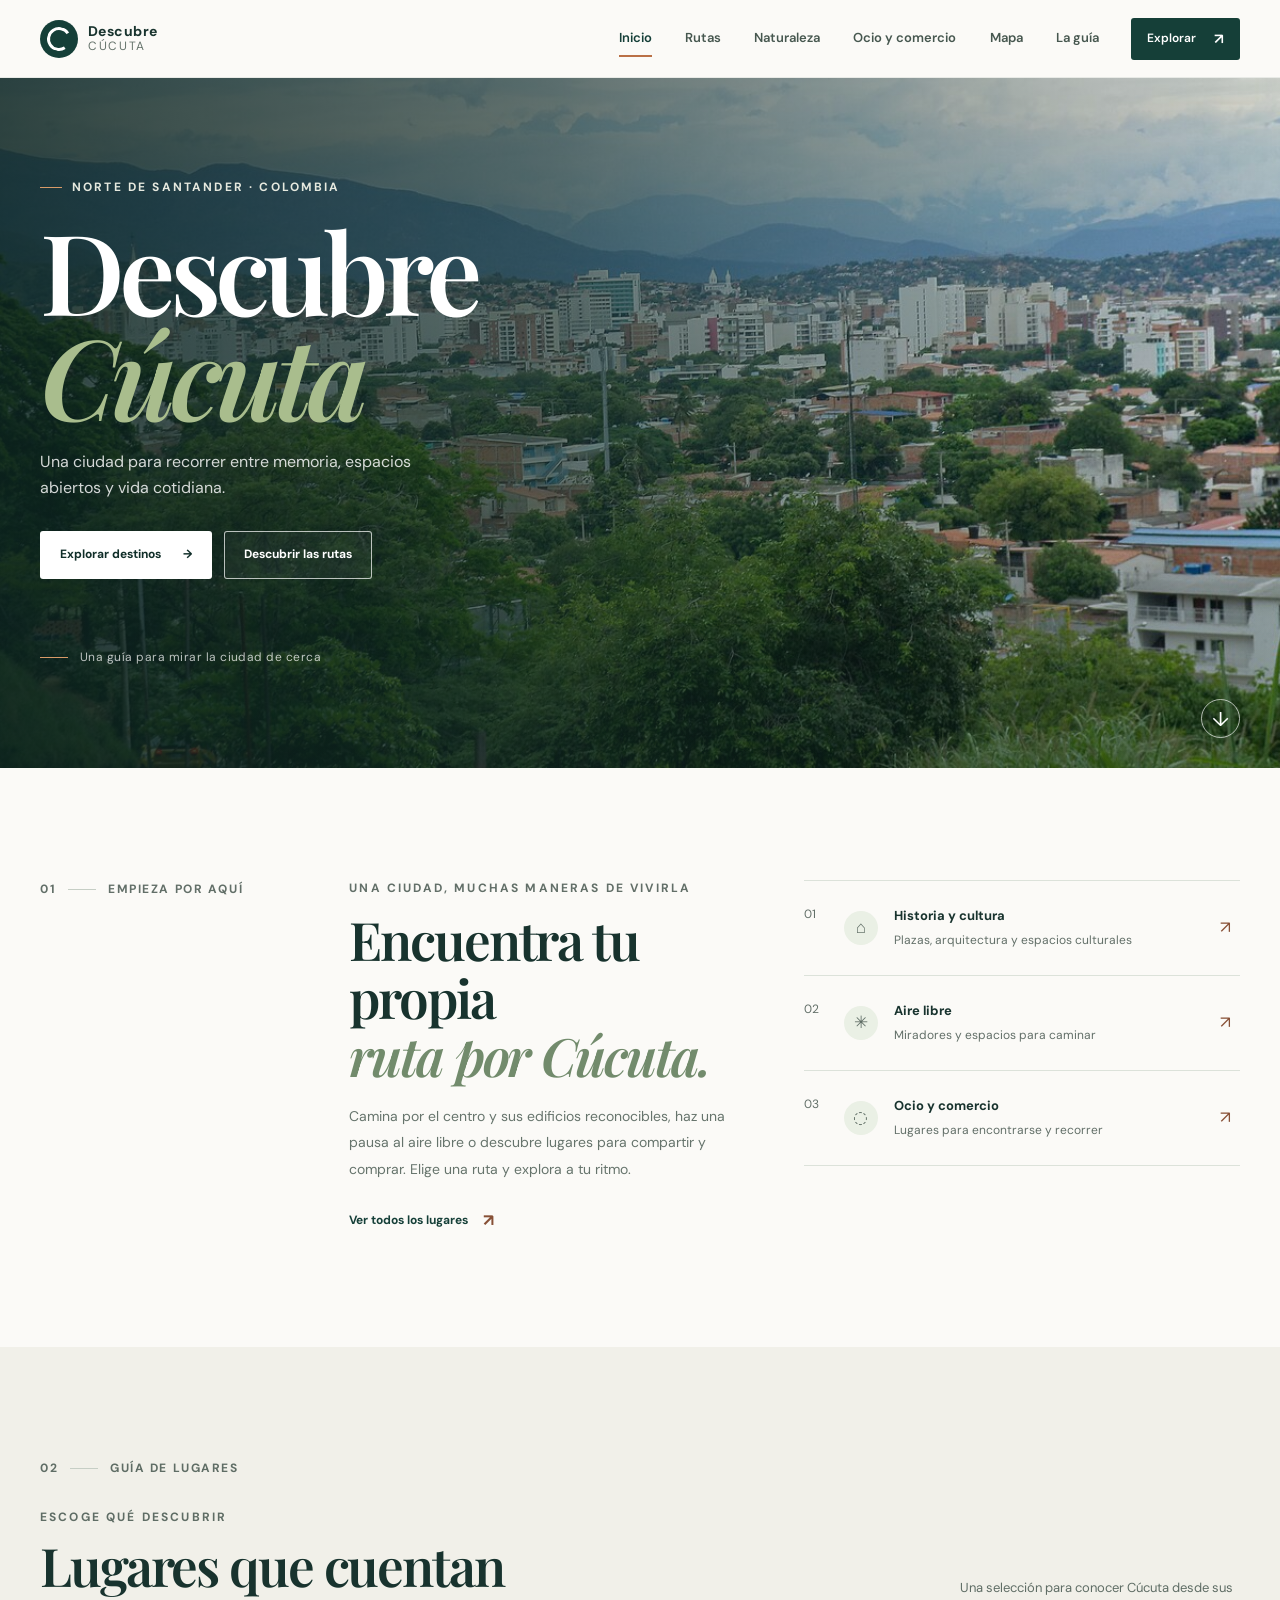
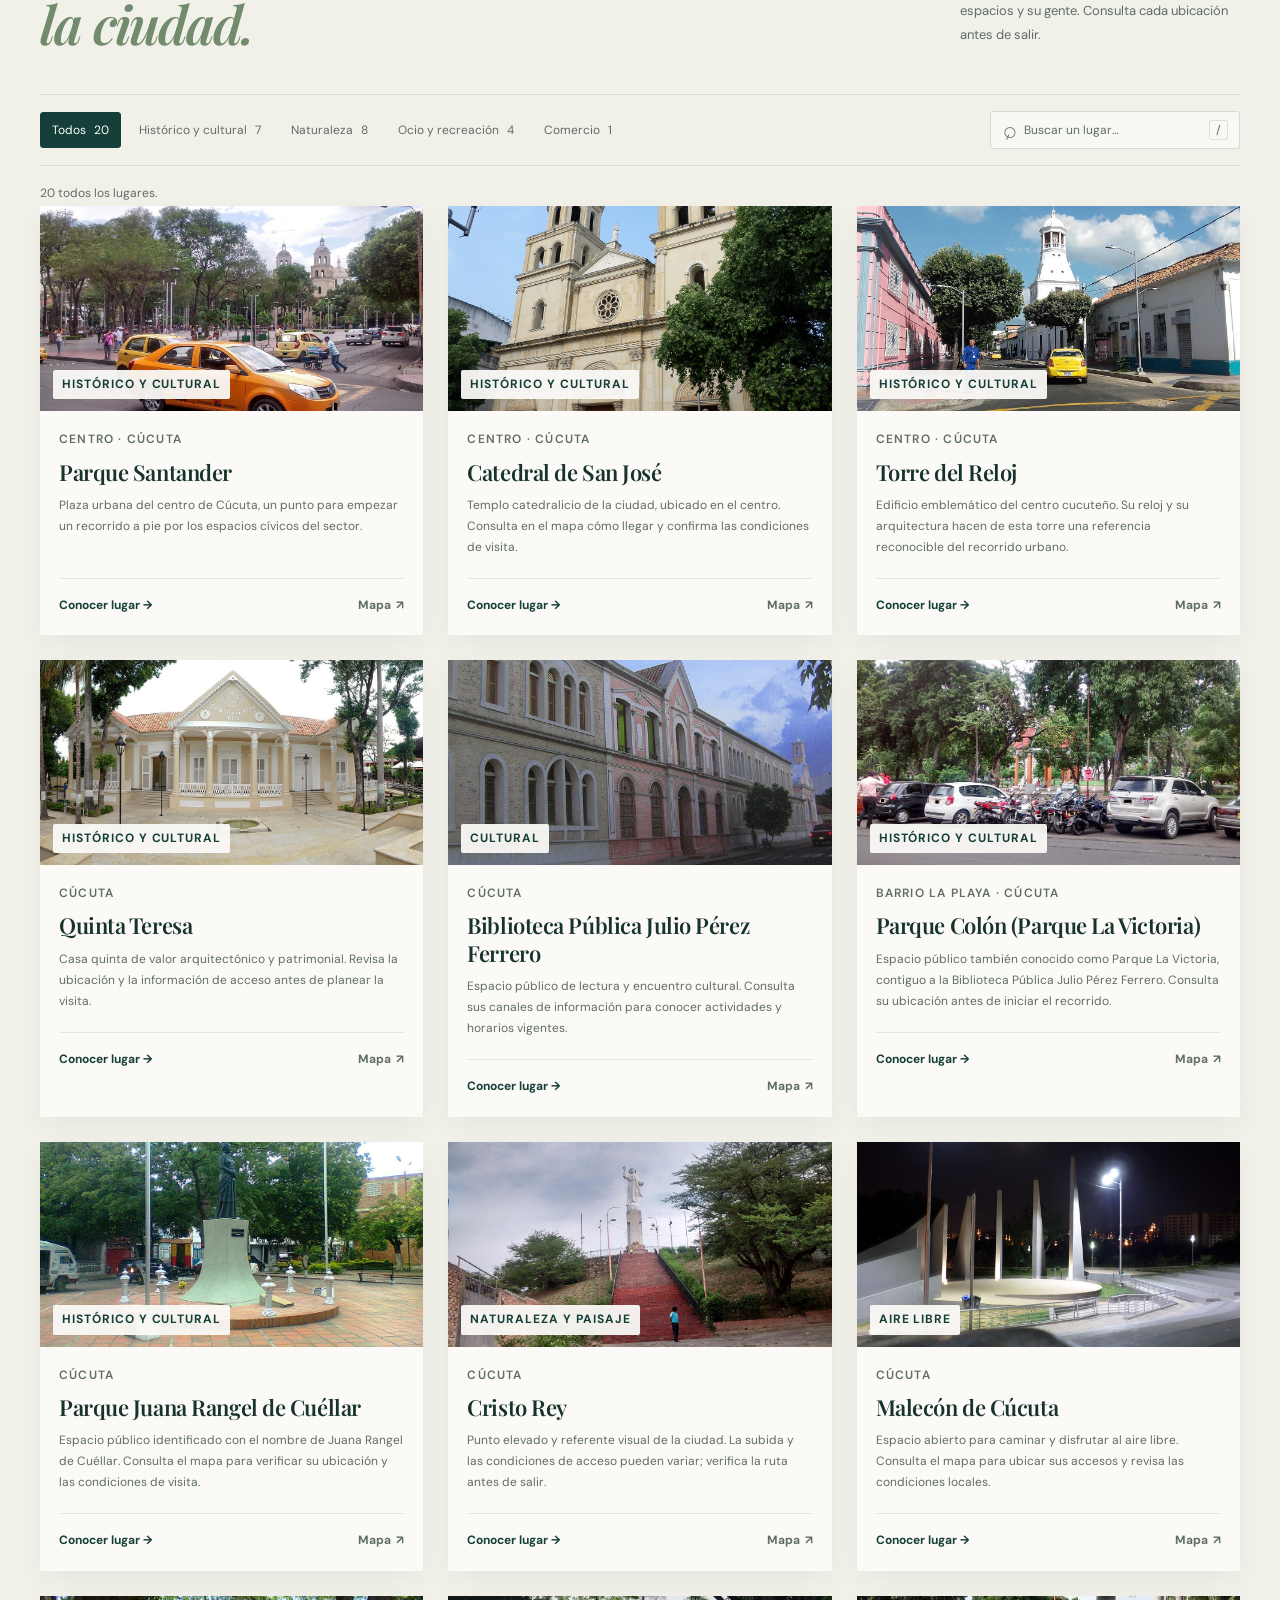
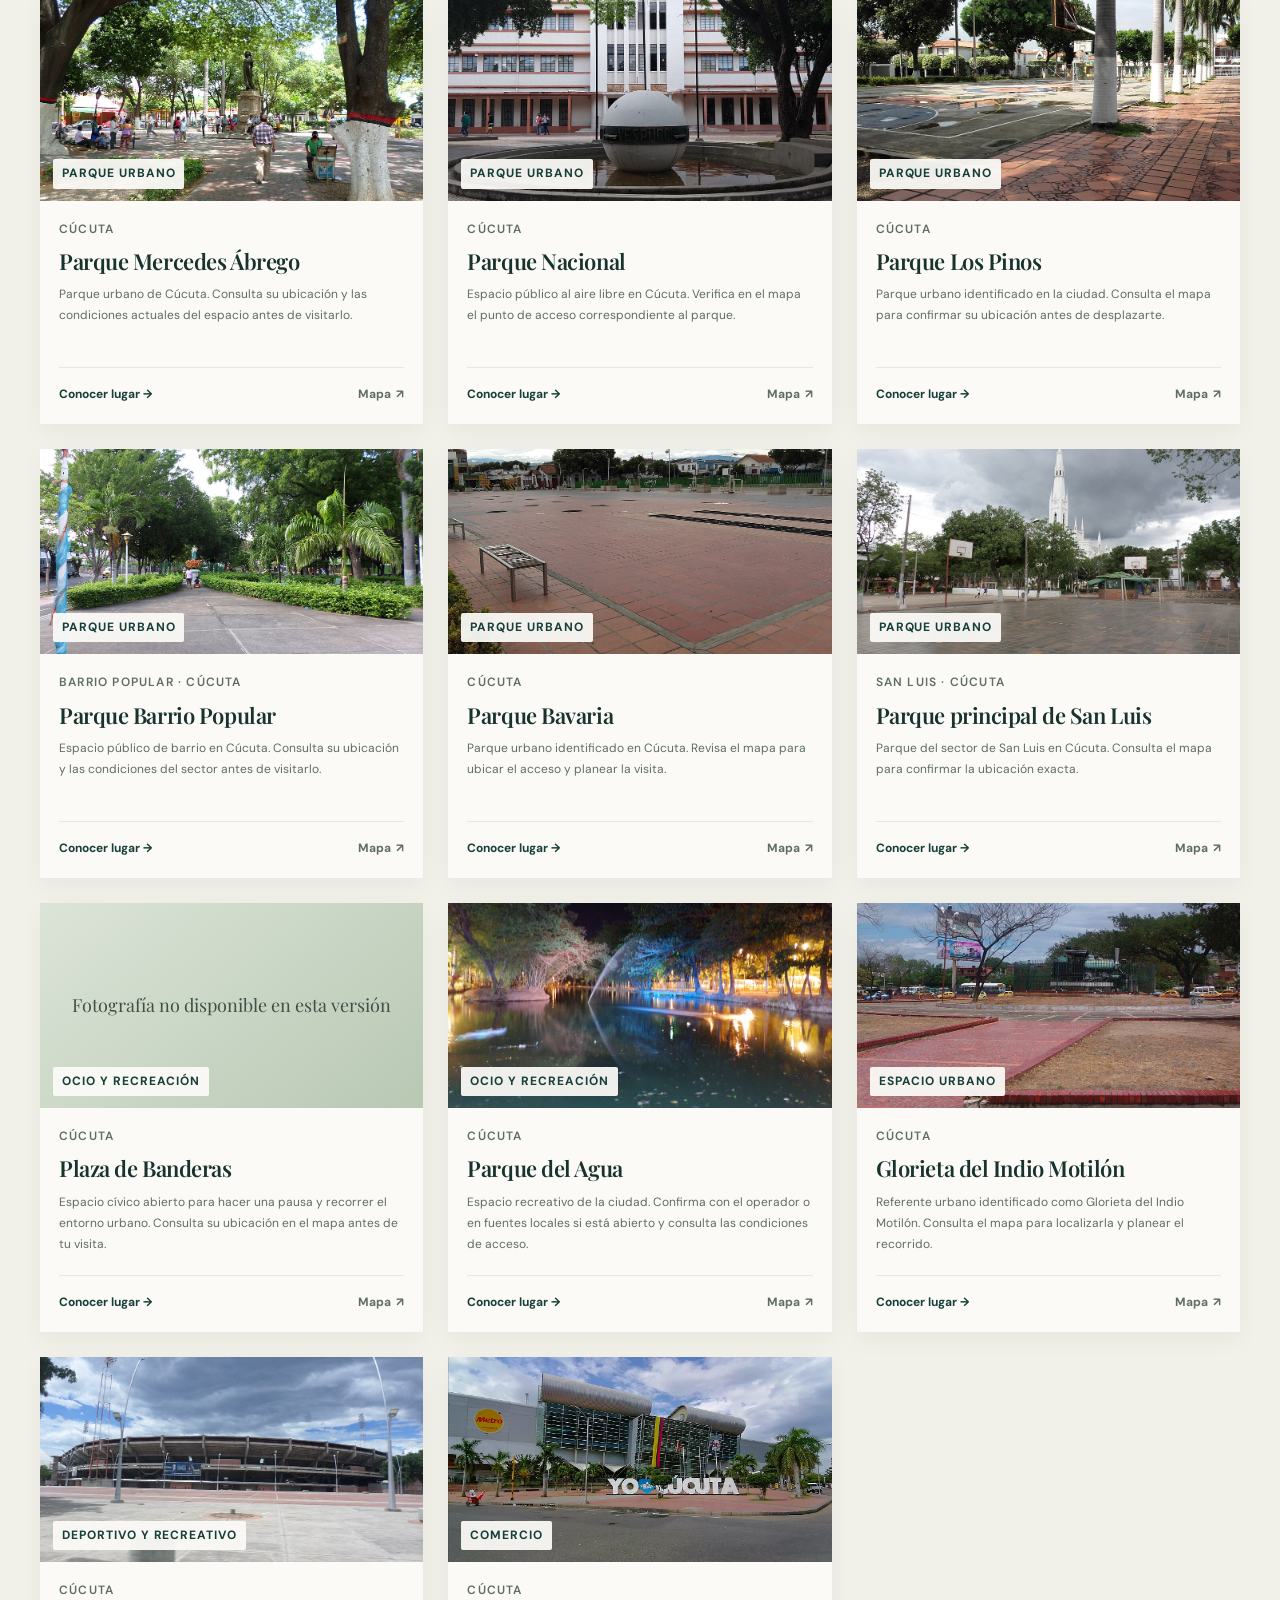
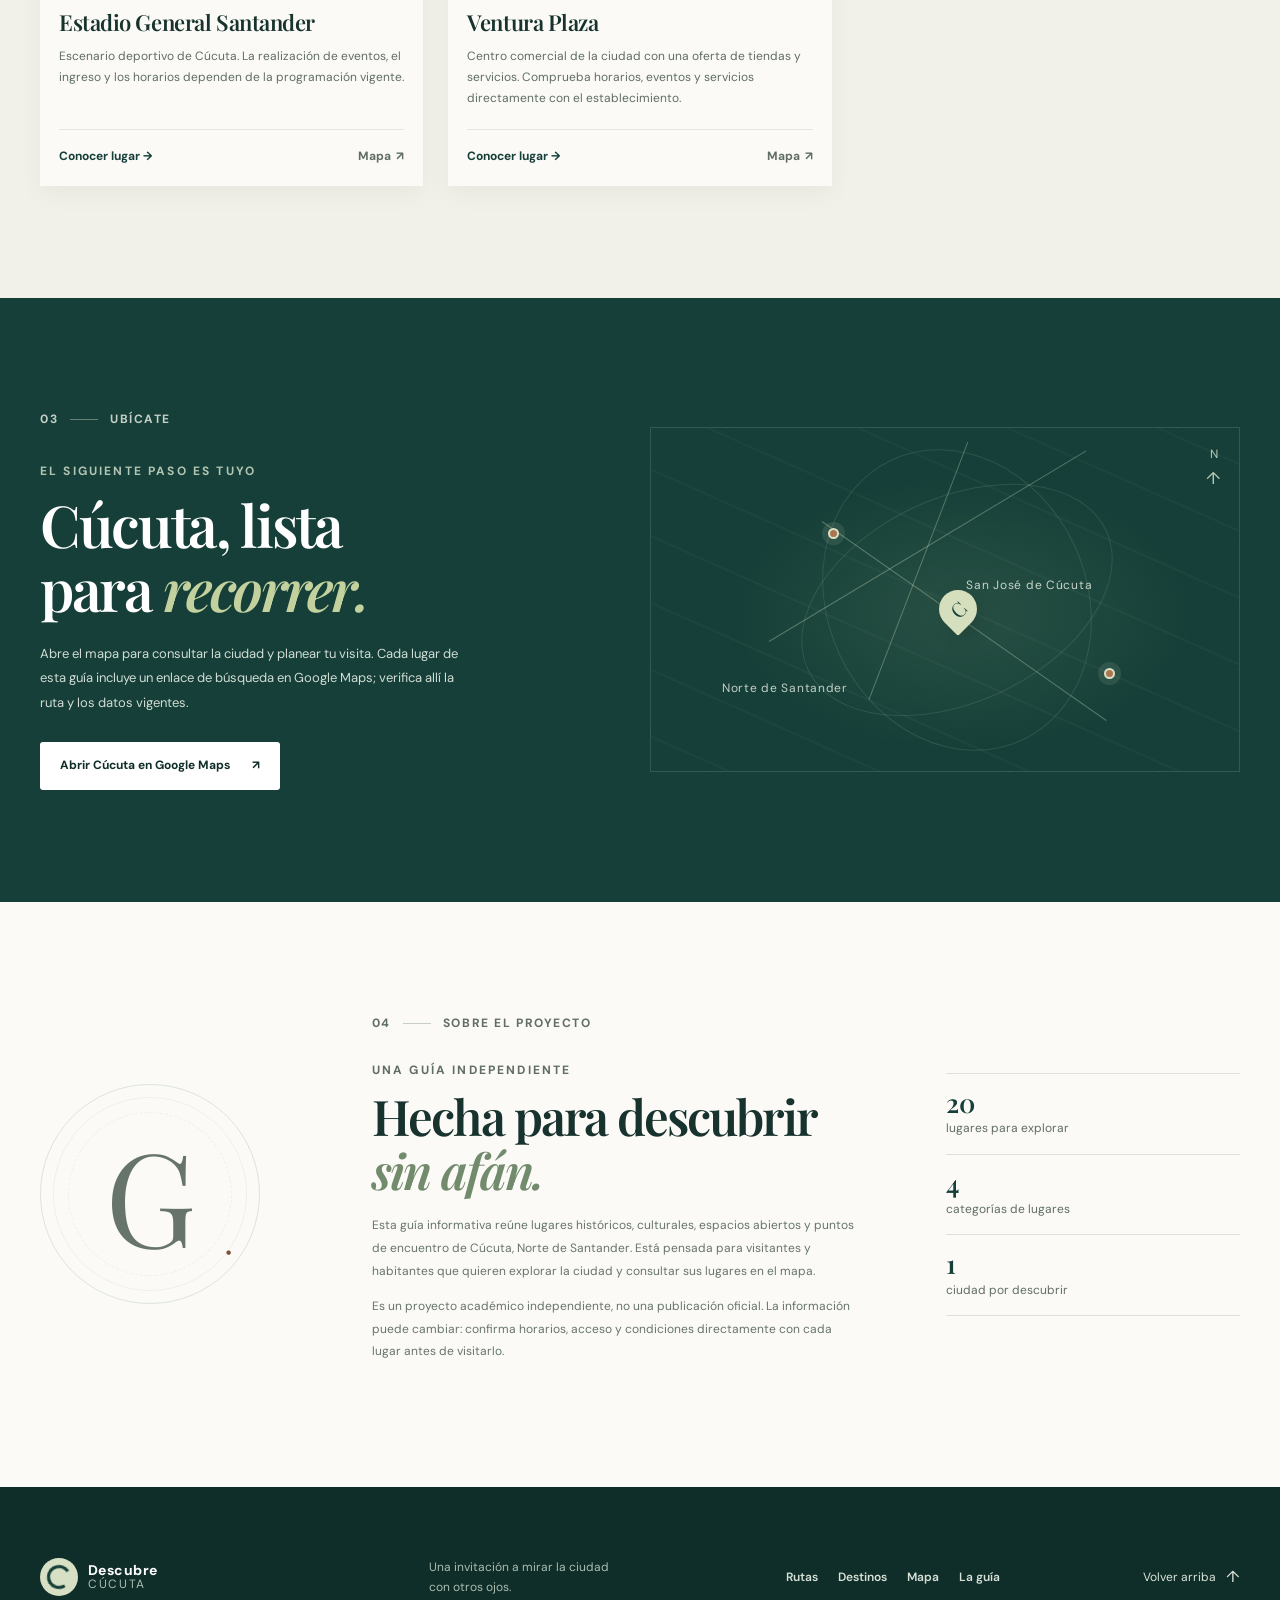
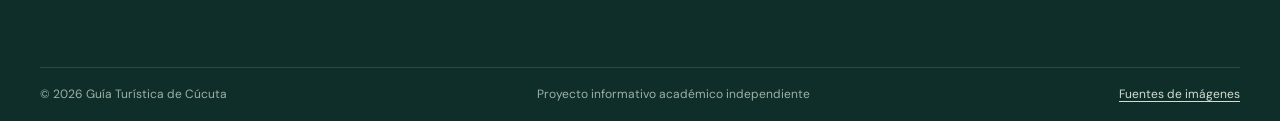
<file: index.html>
<!doctype html>
<html lang="es" class="no-js">
  <head>
    <!-- Metadatos del documento, recursos tipográficos y archivos propios de presentación e interacción. -->
    <meta charset="utf-8">
    <meta name="viewport" content="width=device-width, initial-scale=1">
    <meta name="description" content="Explora lugares históricos, espacios al aire libre y sitios de encuentro de Cúcuta con esta guía turística independiente.">
    <meta name="theme-color" content="#153f38">
    <title>Guía Turística de Cúcuta | Descubre la ciudad</title>
    <link rel="preconnect" href="https://fonts.googleapis.com">
    <link rel="preconnect" href="https://fonts.gstatic.com" crossorigin>
    <link href="https://fonts.googleapis.com/css2?family=DM+Sans:wght@400;500;600;700&family=Playfair+Display:wght@600;700&display=swap" rel="stylesheet">
    <link rel="stylesheet" href="css/styles.css">
    <script src="js/main.js" defer></script>
  </head>
  <body>
    <!-- Enlace de salto y cabecera persistente con navegación principal y acceso al catálogo. -->
    <a class="skip-link" href="#contenido">Saltar al contenido</a>
    <header class="site-header">
      <div class="container header-inner">
        <a class="brand" href="#inicio">
          <span class="brand-mark" aria-hidden="true"></span>
          <span class="brand-copy"><strong>Descubre</strong><span>Cúcuta</span></span>
        </a>
        <button class="menu-toggle" type="button" aria-expanded="false" aria-controls="primary-nav">
          <span class="menu-toggle-label">Menú</span>
          <span class="menu-icon" aria-hidden="true"><span></span><span></span></span>
        </button>
        <nav class="primary-nav" id="primary-nav" aria-label="Navegación principal">
          <a href="#inicio">Inicio</a>
          <a href="#rutas">Rutas</a>
          <a href="#destinos" data-category-link="naturaleza">Naturaleza</a>
          <a href="#destinos" data-category-link="ocio">Ocio y comercio</a>
          <a href="#mapa">Mapa</a>
          <a href="#acerca">La guía</a>
        </nav>
        <a class="header-cta" href="#destinos">Explorar <span aria-hidden="true">↗</span></a>
      </div>
    </header>

    <main id="contenido">
      <!-- Portada: imagen principal, presentación y enlaces a las rutas y destinos. -->
      <section class="hero" id="inicio" aria-labelledby="hero-title">
        <img class="hero-image" src="assets/images/cucuta-panorama.jpg" alt="Vista panorámica de Cúcuta desde Torcoroma" width="1280" height="853" fetchpriority="high">
        <div class="hero-shade"></div>
        <div class="container hero-content">
          <p class="eyebrow hero-eyebrow"><span></span> Norte de Santander · Colombia</p>
          <h1 id="hero-title">Descubre<br><em>Cúcuta</em></h1>
          <p class="hero-description">Una ciudad para recorrer entre memoria, espacios abiertos y vida cotidiana.</p>
          <div class="hero-actions">
            <a class="button button-light" href="#destinos">Explorar destinos <span aria-hidden="true">→</span></a>
            <a class="button button-outline" href="#rutas">Descubrir las rutas</a>
          </div>
          <div class="hero-note"><span class="hero-note-line"></span><span>Una guía para mirar la ciudad de cerca</span></div>
        </div>
        <a class="hero-scroll" href="#rutas" aria-label="Desplazarse a las rutas"><span aria-hidden="true">↓</span></a>
      </section>

      <!-- Introducción a las rutas; sus enlaces de categoría son procesados por main.js. -->
      <section class="intro section-pad" id="rutas" aria-labelledby="routes-title">
        <div class="container intro-layout">
          <div class="section-kicker"><span>01</span><span class="kicker-line"></span><span>Empieza por aquí</span></div>
          <div class="intro-copy">
            <p class="eyebrow">Una ciudad, muchas maneras de vivirla</p>
            <h2 id="routes-title">Encuentra tu propia<br><em>ruta por Cúcuta.</em></h2>
            <p>Camina por el centro y sus edificios reconocibles, haz una pausa al aire libre o descubre lugares para compartir y comprar. Elige una ruta y explora a tu ritmo.</p>
            <a class="text-link" href="#destinos">Ver todos los lugares <span aria-hidden="true">↗</span></a>
          </div>
          <div class="route-list" role="group" aria-label="Rutas para explorar">
            <a class="route-item" href="#destinos" data-category-link="historico">
              <span class="route-number">01</span><span class="route-icon" aria-hidden="true">⌂</span>
              <span class="route-copy"><strong>Historia y cultura</strong><small>Plazas, arquitectura y espacios culturales</small></span><span class="route-arrow" aria-hidden="true">↗</span>
            </a>
            <a class="route-item" href="#destinos" data-category-link="naturaleza">
              <span class="route-number">02</span><span class="route-icon" aria-hidden="true">✳</span>
              <span class="route-copy"><strong>Aire libre</strong><small>Miradores y espacios para caminar</small></span><span class="route-arrow" aria-hidden="true">↗</span>
            </a>
            <a class="route-item" href="#destinos" data-category-link="ocio">
              <span class="route-number">03</span><span class="route-icon" aria-hidden="true">◌</span>
              <span class="route-copy"><strong>Ocio y comercio</strong><small>Lugares para encontrarse y recorrer</small></span><span class="route-arrow" aria-hidden="true">↗</span>
            </a>
          </div>
        </div>
      </section>

      <!-- Explorador dinámico: main.js inserta aquí las tarjetas y actualiza filtros, búsqueda y resultados. -->
      <section class="destinations section-pad" id="destinos" aria-labelledby="destinations-title">
        <div class="container">
          <div class="section-heading">
            <div>
              <div class="section-kicker"><span>02</span><span class="kicker-line"></span><span>Guía de lugares</span></div>
              <p class="eyebrow">Escoge qué descubrir</p>
              <h2 id="destinations-title">Lugares que cuentan<br><em>la ciudad.</em></h2>
            </div>
            <p class="section-heading-note">Una selección para conocer Cúcuta desde sus espacios y su gente. Consulta cada ubicación antes de salir.</p>
          </div>

          <!-- Grupo de filtros, búsqueda con etiqueta visualmente oculta e indicador de atajo de teclado. -->
          <div class="explore-controls">
            <div class="filter-list" role="group" aria-label="Filtrar lugares por categoría">
              <button class="filter-button is-selected" type="button" data-filter="todos" aria-pressed="true">Todos <span data-count="todos"></span></button>
              <button class="filter-button" type="button" data-filter="historico" aria-pressed="false">Histórico y cultural <span data-count="historico"></span></button>
              <button class="filter-button" type="button" data-filter="naturaleza" aria-pressed="false">Naturaleza <span data-count="naturaleza"></span></button>
              <button class="filter-button" type="button" data-filter="ocio" aria-pressed="false">Ocio y recreación <span data-count="ocio"></span></button>
              <button class="filter-button" type="button" data-filter="comercio" aria-pressed="false">Comercio <span data-count="comercio"></span></button>
            </div>
            <label class="search-box">
              <span class="sr-only">Buscar por lugar, categoría o ubicación</span>
              <span class="search-icon" aria-hidden="true">⌕</span>
              <input id="destination-search" type="search" placeholder="Buscar un lugar…" autocomplete="off">
              <kbd aria-hidden="true">/</kbd>
            </label>
          </div>
          <!-- Región anunciable de resultados, contenedor de tarjetas y estados sin resultados o sin JavaScript. -->
          <p class="result-status" id="result-status" aria-live="polite"></p>
          <div class="destination-grid" id="destination-grid"></div>
          <p class="empty-state" id="empty-state" hidden>No encontramos lugares con esos criterios. Prueba con otra búsqueda o categoría.</p>
          <p class="empty-state js-disabled-notice">Activa JavaScript en tu navegador para explorar y filtrar los destinos de esta guía.</p>
        </div>
      </section>

      <!-- Acceso externo a la búsqueda de Cúcuta en Google Maps junto a un gráfico decorativo. -->
      <section class="map-section section-pad" id="mapa" aria-labelledby="map-title">
        <div class="container map-layout">
          <div class="map-copy">
            <div class="section-kicker section-kicker-light"><span>03</span><span class="kicker-line"></span><span>Ubícate</span></div>
            <p class="eyebrow">El siguiente paso es tuyo</p>
            <h2 id="map-title">Cúcuta, lista<br>para <em>recorrer.</em></h2>
            <p>Abre el mapa para consultar la ciudad y planear tu visita. Cada lugar de esta guía incluye un enlace de búsqueda en Google Maps; verifica allí la ruta y los datos vigentes.</p>
            <a class="button button-light" href="https://www.google.com/maps/search/?api=1&amp;query=C%C3%BAcuta%2C+Norte+de+Santander%2C+Colombia" target="_blank" rel="noopener noreferrer">Abrir Cúcuta en Google Maps <span aria-hidden="true">↗</span></a>
          </div>
          <div class="map-art" aria-hidden="true">
            <div class="map-orbit orbit-one"></div><div class="map-orbit orbit-two"></div>
            <div class="map-route route-one"></div><div class="map-route route-two"></div><div class="map-route route-three"></div>
            <span class="map-pin pin-one">C</span><span class="map-pin pin-two"></span><span class="map-pin pin-three"></span>
            <span class="map-label label-one">San José de Cúcuta</span><span class="map-label label-two">Norte de Santander</span>
            <span class="map-compass">N <i>↑</i></span>
          </div>
        </div>
      </section>

      <!-- Descripción del alcance del proyecto y cifras, con el total de lugares actualizado desde main.js. -->
      <section class="about section-pad" id="acerca" aria-labelledby="about-title">
        <div class="container about-layout">
          <div class="about-mark" aria-hidden="true"><span>G</span><i>·</i></div>
          <div class="about-copy">
            <div class="section-kicker"><span>04</span><span class="kicker-line"></span><span>Sobre el proyecto</span></div>
            <p class="eyebrow">Una guía independiente</p>
            <h2 id="about-title">Hecha para descubrir<br><em>sin afán.</em></h2>
            <p>Esta guía informativa reúne lugares históricos, culturales, espacios abiertos y puntos de encuentro de Cúcuta, Norte de Santander. Está pensada para visitantes y habitantes que quieren explorar la ciudad y consultar sus lugares en el mapa.</p>
            <p>Es un proyecto académico independiente, no una publicación oficial. La información puede cambiar: confirma horarios, acceso y condiciones directamente con cada lugar antes de visitarlo.</p>
          </div>
          <div class="about-stats" role="group" aria-label="Alcance de la guía">
            <div><strong id="place-total">—</strong><span>lugares para explorar</span></div>
            <div><strong>4</strong><span>categorías de lugares</span></div>
            <div><strong>1</strong><span>ciudad por descubrir</span></div>
          </div>
        </div>
      </section>
    </main>

    <!-- Navegación secundaria, enlace al registro de imágenes y año actualizado mediante JavaScript. -->
    <footer class="site-footer">
      <div class="container footer-main">
        <a class="brand footer-brand" href="#inicio">
          <span class="brand-mark" aria-hidden="true"></span><span class="brand-copy"><strong>Descubre</strong><span>Cúcuta</span></span>
        </a>
        <p>Una invitación a mirar la ciudad<br>con otros ojos.</p>
        <nav class="footer-nav" aria-label="Navegación del pie de página">
          <a href="#rutas">Rutas</a><a href="#destinos">Destinos</a><a href="#mapa">Mapa</a><a href="#acerca">La guía</a>
        </nav>
        <a class="footer-top" href="#inicio">Volver arriba <span aria-hidden="true">↑</span></a>
      </div>
      <div class="container footer-bottom">
        <span>© <span id="current-year"></span> Guía Turística de Cúcuta</span>
        <span>Proyecto informativo académico independiente</span>
        <a href="docs/fuentes-imagenes.md">Fuentes de imágenes</a>
      </div>
    </footer>

    <!-- Diálogo nativo rellenado por main.js con el detalle del destino seleccionado y su enlace de mapa. -->
    <dialog class="place-dialog" id="place-dialog" aria-labelledby="dialog-title">
      <button class="dialog-close" type="button" aria-label="Cerrar detalles">×</button>
      <img id="dialog-image" alt="" width="1000" height="640">
      <div class="image-fallback dialog-image-fallback" id="dialog-image-fallback" role="img" aria-label="Fotografía no disponible" hidden>Fotografía no disponible</div>
      <div class="dialog-body">
        <p class="eyebrow" id="dialog-category"></p>
        <h2 id="dialog-title">Detalles del lugar</h2>
        <p id="dialog-description"></p>
        <a class="button button-dark" id="dialog-map-link" href="#" target="_blank" rel="noopener noreferrer">Ver ubicación en Google Maps <span aria-hidden="true">↗</span></a>
      </div>
    </dialog>
  </body>
</html>
</file>
<file: css/styles.css>
:root {
  /* Paleta, familias tipográficas y ancho máximo compartidos por los componentes del sitio. */
  color-scheme: light;
  --ink: #18332e;
  --forest: #153f38;
  --forest-dark: #102e29;
  --leaf: #a9bd8d;
  --sand: #f3f0e8;
  --paper: #fbfaf7;
  --muted: #697770;
  --line: #dce2da;
  --white: #fff;
  --serif: "Playfair Display", Georgia, serif;
  --sans: "DM Sans", Arial, sans-serif;
  --container: 1200px;
}

/* Reglas base, comportamiento de foco y utilidades de disposición y texto accesible. */
* { box-sizing: border-box; }
[hidden] { display: none !important; }
.js-disabled-notice { display: none; }
.no-js .js-disabled-notice { display: block; }
html { scroll-behavior: smooth; scroll-padding-top: 88px; }
body { margin: 0; color: var(--ink); background: var(--paper); font-family: var(--sans); font-size: 16px; line-height: 1.6; -webkit-font-smoothing: antialiased; }
body:has(dialog[open]) { overflow: hidden; }
a { color: inherit; }
button, input { font: inherit; }
button, a { -webkit-tap-highlight-color: transparent; }
button:focus-visible, a:focus-visible, input:focus-visible { outline: 3px solid #c27646; outline-offset: 4px; }
img { display: block; max-width: 100%; }
.container { width: min(var(--container), calc(100% - 64px)); margin-inline: auto; }
.sr-only { position: absolute; width: 1px; height: 1px; padding: 0; margin: -1px; overflow: hidden; clip: rect(0, 0, 0, 0); white-space: nowrap; border: 0; }
.skip-link { position: fixed; z-index: 100; top: 12px; left: 12px; transform: translateY(-160%); padding: 10px 16px; color: var(--white); background: var(--forest-dark); border-radius: 4px; }
.skip-link:focus { transform: translateY(0); }

/* Cabecera adhesiva, marca, enlaces activos y estados de interacción de los controles superiores. */
.site-header { position: sticky; z-index: 20; top: 0; height: 78px; background: rgba(251, 250, 247, .96); border-bottom: 1px solid rgba(24, 51, 46, .08); backdrop-filter: blur(12px); }
.header-inner { display: flex; height: 100%; align-items: center; justify-content: space-between; gap: 32px; }
.brand { display: inline-flex; align-items: center; gap: 10px; text-decoration: none; flex: 0 0 auto; }
.brand-mark { display: grid; width: 38px; height: 38px; place-items: center; color: var(--white); background: var(--forest); border-radius: 50%; }
/* ERR-A11Y-01: El monograma es decorativo; se representa como forma geométrica para no añadir texto generado al nombre accesible de la marca. */
.brand-mark::before { content: ""; display: block; width: 18px; height: 18px; border: 3px solid currentColor; border-right-color: transparent; border-radius: 50%; transform: rotate(12deg); }
.brand-copy { display: grid; color: var(--ink); line-height: 1.12; }
.brand-copy strong { font-size: 14px; font-weight: 700; letter-spacing: .03em; }
.brand-copy > span { color: var(--muted); font-size: 12px; letter-spacing: .14em; text-transform: uppercase; }
/* ERR-A11Y-02: Antes la marca superior heredaba #697770 de --muted (4.49:1, inferior a 4.5:1). Regla histórica: .brand-copy > span { color: var(--muted); } */
.header-inner .brand-copy > span { color: #66746c; }
.primary-nav { display: flex; align-items: center; gap: clamp(18px, 2.6vw, 38px); margin-left: auto; }
.primary-nav a, .footer-nav a { position: relative; color: #46574f; font-size: 13px; font-weight: 600; text-decoration: none; transition: color .2s ease; }
.primary-nav a::after { position: absolute; right: 0; bottom: -8px; left: 0; height: 2px; background: #ba7046; content: ""; transform: scaleX(0); transform-origin: left; transition: transform .2s ease; }
.primary-nav a:hover, .primary-nav a.is-active { color: var(--forest); }
.primary-nav a:hover::after, .primary-nav a.is-active::after { transform: scaleX(1); }
.header-cta { display: inline-flex; min-height: 42px; align-items: center; gap: 18px; padding: 0 16px; color: var(--white); background: var(--forest); border-radius: 3px; font-size: 12px; font-weight: 600; text-decoration: none; transition: background .2s, transform .2s; }
.header-cta:hover, .button-dark:hover { background: #245b4f; transform: translateY(-1px); }
.header-cta span { font-size: 15px; }
.menu-toggle { display: none; }

/* Portada con imagen de fondo, capa de contraste, contenido y acciones principales. */
.hero { position: relative; min-height: min(690px, calc(100svh - 78px)); min-height: clamp(570px, 72vw, 690px); overflow: hidden; color: var(--white); background: #344e42; }
.hero-image, .hero-shade { position: absolute; inset: 0; width: 100%; height: 100%; }
.hero-image { object-fit: cover; object-position: center 45%; }
.hero-shade { background: linear-gradient(90deg, rgba(13, 37, 33, .83) 0%, rgba(17, 40, 35, .62) 43%, rgba(17, 40, 35, .13) 100%), linear-gradient(0deg, rgba(11, 31, 28, .25), transparent 45%); }
.hero-content { position: relative; z-index: 1; display: flex; min-height: inherit; flex-direction: column; justify-content: center; align-items: flex-start; padding-block: 72px; }
.eyebrow { margin: 0 0 13px; color: #73867b; font-size: 12px; font-weight: 700; letter-spacing: .18em; line-height: 1.4; text-transform: uppercase; }
.hero-eyebrow { display: flex; align-items: center; gap: 10px; margin-bottom: 21px; color: #e6e9df; font-size: 12px; }
.hero-eyebrow span { width: 22px; height: 1px; background: #d99b68; }
h1, h2, p { margin-top: 0; }
.hero h1 { margin-bottom: 22px; font-family: var(--serif); font-size: clamp(66px, 9.2vw, 112px); font-weight: 600; letter-spacing: -.055em; line-height: .94; }
.hero h1 em, h2 em { color: var(--leaf); font-weight: 600; }
.hero-description { max-width: 390px; margin-bottom: 30px; color: rgba(255, 255, 255, .82); font-size: 16px; }
.hero-actions { display: flex; flex-wrap: wrap; gap: 12px; }
.button { display: inline-flex; min-height: 48px; align-items: center; justify-content: center; gap: 22px; padding: 0 19px; border: 1px solid transparent; border-radius: 3px; font-size: 12px; font-weight: 700; text-decoration: none; transition: background .2s, color .2s, border-color .2s, transform .2s; }
.button-light { color: var(--forest-dark); background: var(--white); }
.button-light:hover { color: var(--white); background: #9e6342; transform: translateY(-1px); }
.button-outline { color: var(--white); border-color: rgba(255, 255, 255, .7); background: rgba(255, 255, 255, .04); }
.button-outline:hover { color: var(--forest-dark); background: var(--white); }
.button-dark { color: var(--white); background: var(--forest); }
.hero-note { display: flex; align-items: center; gap: 12px; margin-top: 69px; color: rgba(255, 255, 255, .73); font-size: 12px; letter-spacing: .04em; }
.hero-note-line { width: 28px; height: 1px; background: #d99b68; }
.hero-scroll { position: absolute; right: max(32px, calc((100% - var(--container)) / 2)); bottom: 30px; display: grid; width: 39px; height: 39px; place-items: center; color: var(--white); border: 1px solid rgba(255, 255, 255, .65); border-radius: 50%; font-size: 20px; text-decoration: none; }
.hero-scroll:hover { color: var(--forest); background: var(--white); }

/* Introducción y listado de rutas temáticas con estados hover en enlaces e indicadores. */
.section-pad { padding-block: 112px; }
.intro { background: var(--paper); }
.intro-layout { display: grid; grid-template-columns: .8fr 1.3fr 1.5fr; align-items: start; gap: clamp(34px, 6vw, 88px); }
.section-kicker { display: flex; align-items: center; gap: 12px; color: #76847a; font-size: 12px; font-weight: 700; letter-spacing: .13em; text-transform: uppercase; }
.section-kicker > span:first-child { color: #a96843; }
.kicker-line { width: 28px; height: 1px; background: #c6cec5; }
.intro-copy { max-width: 400px; }
/* ERR-A11Y-03: En .intro los valores heredados (#76847a, #a96843, #73867b, #829087 y #7b867f) quedaban bajo 4.5:1; estas reglas los sustituyen solo en rutas. */
/* ERR-A11Y-03 Código anterior (histórico; no ejecutar): .section-kicker { color: #76847a; } .section-kicker > span:first-child { color: #a96843; } .eyebrow { color: #73867b; } .route-number { color: #829087; } .route-copy small { color: #7b867f; } */
.intro .section-kicker { color: #626f68; }
.intro .section-kicker > span:first-child { color: #626f68; }
.intro-copy > .eyebrow { color: #626f68; }
.intro .route-number, .intro .route-copy small { color: #626f68; }
h2 { margin-bottom: 18px; font-family: var(--serif); font-size: clamp(37px, 4.5vw, 53px); font-weight: 600; letter-spacing: -.04em; line-height: 1.1; }
.intro h2 em, .section-heading h2 em, .about h2 em { color: #728b6c; }
.intro-copy > p:not(.eyebrow), .about-copy > p:not(.eyebrow) { color: #66746c; font-size: 14px; line-height: 1.9; }
.text-link { display: inline-flex; align-items: center; gap: 15px; margin-top: 11px; color: var(--forest); font-size: 12px; font-weight: 700; text-decoration: none; }
.text-link span { color: #875036; font-size: 17px; transition: transform .2s; }
.text-link:hover span { transform: translate(3px, -3px); }
.route-list { border-top: 1px solid var(--line); }
.route-item { display: grid; min-height: 95px; grid-template-columns: 27px 37px 1fr 20px; align-items: center; gap: 13px; border-bottom: 1px solid var(--line); text-decoration: none; transition: padding .2s, background .2s; }
.route-item:hover { padding-inline: 8px; background: #f4f4ed; }
.route-number { align-self: start; padding-top: 24px; color: #829087; font-size: 12px; }
.route-icon { display: grid; width: 34px; height: 34px; place-items: center; color: #5f6d65; background: #eaf0e5; border-radius: 50%; font-size: 17px; }
.route-copy { display: grid; gap: 4px; }
.route-copy strong { color: var(--ink); font-size: 13px; }
.route-copy small { color: #7b867f; font-size: 12px; }
.route-arrow { color: #875036; font-size: 17px; transition: transform .2s; }
.route-item:hover .route-arrow { transform: translate(3px, -3px); }

/* Controles del catálogo, botones de filtro, búsqueda, tarjetas, imágenes y estado vacío. */
.destinations { background: #f1f0e9; }
.section-heading { display: flex; align-items: end; justify-content: space-between; gap: 42px; margin-bottom: 42px; }
.section-heading .section-kicker { margin-bottom: 31px; }
.section-heading .eyebrow { margin-bottom: 10px; }
.section-heading h2 { margin-bottom: 0; }
.section-heading-note { max-width: 280px; margin: 0 0 6px; color: #68766e; font-size: 13px; line-height: 1.8; }
.explore-controls { display: flex; flex-wrap: wrap; align-items: center; justify-content: space-between; gap: 18px; padding-block: 16px; border-top: 1px solid #d9ded6; border-bottom: 1px solid #d9ded6; }
.filter-list { display: flex; flex-wrap: wrap; gap: 6px; }
.filter-button { display: inline-flex; min-height: 36px; align-items: center; gap: 8px; padding: 0 11px; color: #68766e; border: 1px solid transparent; border-radius: 3px; background: transparent; cursor: pointer; font-size: 12px; transition: color .2s, background .2s, border-color .2s; }
.filter-button:hover { color: var(--forest); border-color: #cbd4c9; }
.filter-button.is-selected { color: var(--white); border-color: var(--forest); background: var(--forest); }
.filter-button span { font-size: 12px; }
.search-box { display: flex; width: min(250px, 100%); height: 38px; align-items: center; gap: 8px; padding-inline: 11px; border: 1px solid #d4dbd1; border-radius: 3px; background: rgba(255, 255, 255, .56); }
.search-icon { color: #718078; font-size: 24px; line-height: 1; transform: rotate(-20deg); }
.search-box input { width: 100%; min-width: 0; padding: 0; color: var(--ink); border: 0; outline: 0; background: transparent; font-size: 12px; }
.search-box input::placeholder { color: #5f6d65; }
.search-box kbd { display: grid; min-width: 19px; height: 20px; place-items: center; color: #5f6d65; border: 1px solid #dbe0d8; border-radius: 2px; background: #f8f8f4; font-family: var(--sans); font-size: 12px; }
.result-status { min-height: 18px; margin: 18px 0 3px; color: #718078; font-size: 12px; }
/* ERR-A11Y-04 Código anterior (histórico; no ejecutar): .section-kicker { color: #76847a; } .section-kicker > span:first-child { color: #a96843; } .eyebrow { color: #73867b; } .section-heading-note { color: #68766e; } .filter-button { color: #68766e; } .result-status { color: #718078; } */
/* ERR-A11Y-04: Estos colores daban ratios de 3.38:1 a 4.17:1 sobre #f1f0e9; el override queda limitado al explorador y mantiene el filtro seleccionado sin cambios. */
.destinations .section-heading .section-kicker { color: #5f6d65; }
.destinations .section-heading .section-kicker > span:first-child { color: #5f6d65; }
.destinations .section-heading .eyebrow,
.destinations .section-heading-note,
.destinations .result-status { color: #5f6d65; }
.destinations .filter-button:not(.is-selected) { color: #5f6d65; }
.destination-grid { display: grid; grid-template-columns: repeat(3, minmax(0, 1fr)); gap: 25px; }
.destination-card { min-width: 0; overflow: hidden; background: var(--paper); box-shadow: 0 8px 24px rgba(24, 51, 46, .045); animation: card-in .35s both; }
@keyframes card-in { from { opacity: 0; transform: translateY(8px); } to { opacity: 1; transform: translateY(0); } }
.card-image-wrap { position: relative; height: 205px; overflow: hidden; background: #d6ded5; }
.card-image { width: 100%; height: 100%; object-fit: cover; transition: transform .5s; }
.destination-card:hover .card-image { transform: scale(1.045); }
/* ERR-A11Y-08 Código anterior (histórico; no ejecutar): .image-fallback { display: grid; width: 100%; height: 100%; place-items: center; color: #566a5d; background: linear-gradient(140deg, #dce4d8, #b8c8b3); font-family: var(--serif); font-size: 18px; } */
.image-fallback { display: grid; width: 100%; height: 100%; place-items: center; color: #3f5147; background: linear-gradient(140deg, #dce4d8, #b8c8b3); font-family: var(--serif); font-size: 18px; }
.image-fallback[hidden] { display: none; }
.card-category { position: absolute; bottom: 12px; left: 13px; padding: 5px 9px; color: var(--forest); background: rgba(251, 250, 247, .94); border-radius: 2px; font-size: 12px; font-weight: 700; letter-spacing: .08em; text-transform: uppercase; }
.card-content { padding: 19px 19px 16px; }
.card-location { margin-bottom: 9px; color: #839087; font-size: 12px; font-weight: 600; letter-spacing: .1em; text-transform: uppercase; }
.card-content h3 { margin: 0 0 9px; color: var(--ink); font-family: var(--serif); font-size: 22px; font-weight: 600; letter-spacing: -.02em; line-height: 1.25; }
.card-content > p:not(.card-location) { min-height: 66px; margin: 0; color: #6c7971; font-size: 12px; line-height: 1.75; }
.card-actions { display: flex; align-items: center; justify-content: space-between; gap: 8px; margin-top: 17px; padding-top: 13px; border-top: 1px solid #e4e8e1; }
.card-details, .card-map { padding: 4px 0; color: var(--forest); border: 0; background: none; cursor: pointer; font-size: 12px; font-weight: 700; text-decoration: none; }
.card-details:hover, .card-map:hover { color: #a45f3a; text-decoration: underline; text-underline-offset: 3px; }
.card-map { display: inline-flex; align-items: center; gap: 5px; color: #77847b; }
/* ERR-A11Y-05 Código anterior (histórico; no ejecutar): .card-location { color: #839087; } .card-content > p:not(.card-location) { color: #6c7971; } .card-map { color: #77847b; } */
/* ERR-A11Y-05: los colores anteriores daban 3.19:1, 4.36:1 y 3.74:1; se oscurece solo el texto auxiliar y el enlace en reposo, manteniendo el estilo hover. */
.destination-card .card-location,
.destination-card .card-content > p:not(.card-location),
.destination-card .card-map:not(:hover) { color: #5f6d65; }
.empty-state { margin: 34px 0 0; padding: 28px; color: #5f6d65; border: 1px dashed #bac6ba; text-align: center; }

/* Sección de mapas: texto y representación gráfica decorativa compuesta en CSS. */
.map-section { overflow: hidden; color: var(--white); background: var(--forest); }
.map-layout { display: grid; grid-template-columns: .9fr 1.1fr; align-items: center; gap: clamp(50px, 10vw, 130px); }
.section-kicker-light { margin-bottom: 34px; color: #c4d0c6; }
/* ERR-A11Y-06 Código anterior (histórico; no ejecutar): el primer span heredaba #a96843 y daba 2.63:1 sobre el fondo del mapa. */
.map-section .section-kicker-light > span:first-child { color: #c4d0c6; }
.section-kicker-light .kicker-line { background: #668176; }
.map-copy .eyebrow { color: #b2c4b2; }
.map-copy h2 { margin-bottom: 21px; font-size: clamp(43px, 5vw, 58px); }
.map-copy h2 em { color: #c2d19e; }
.map-copy > p:not(.eyebrow) { max-width: 440px; margin-bottom: 26px; color: #d1ddd4; font-size: 13px; line-height: 1.9; }
.map-art { position: relative; min-height: 345px; overflow: hidden; border: 1px solid rgba(222, 237, 219, .15); background: radial-gradient(ellipse at 53% 54%, rgba(186, 209, 159, .12), transparent 54%), repeating-linear-gradient(24deg, transparent 0 30px, rgba(222, 237, 219, .035) 31px 32px, transparent 33px 61px); }
.map-orbit { position: absolute; top: 50%; left: 52%; border: 1px solid rgba(204, 222, 194, .13); border-radius: 50%; transform: translate(-50%, -50%) rotate(-25deg); }
.orbit-one { width: 330px; height: 205px; }.orbit-two { width: 260px; height: 310px; }
.map-route { position: absolute; height: 1px; background: rgba(209, 226, 192, .34); transform-origin: left; }
.route-one { top: 62%; left: 20%; width: 63%; transform: rotate(-31deg); }
.route-two { top: 27%; left: 29%; width: 59%; transform: rotate(35deg); }
.route-three { top: 79%; left: 37%; width: 47%; transform: rotate(-69deg); }
.map-pin { position: absolute; z-index: 1; display: block; width: 11px; height: 11px; border: 2px solid #d9e2c5; border-radius: 50%; background: #ad7450; box-shadow: 0 0 0 6px rgba(217, 226, 197, .11); }
.pin-one { top: 47%; left: 49%; display: grid; width: 38px; height: 38px; place-items: center; color: var(--forest); border: 0; border-radius: 50% 50% 50% 2px; background: #d6dfbd; box-shadow: 0 7px 18px rgba(0, 0, 0, .15); font-family: var(--serif); font-size: 20px; transform: rotate(-45deg); }
.pin-one::first-letter { transform: rotate(45deg); }
.pin-two { top: 29%; left: 30%; }.pin-three { top: 70%; left: 77%; }
.map-label { position: absolute; color: rgba(232, 238, 228, .84); font-size: 12px; letter-spacing: .06em; }
.label-one { top: 43%; left: calc(49% + 27px); }.label-two { top: 73%; left: 12%; color: #c4d0c6; font-size: 12px; }
.map-compass { position: absolute; top: 17px; right: 18px; display: grid; color: #b8cbb8; font-size: 12px; text-align: center; }.map-compass i { font-size: 17px; font-style: normal; }

/* Presentación del proyecto y disposición de las cifras resumen. */
.about { background: var(--paper); }
.about-layout { display: grid; grid-template-columns: .7fr 1.4fr .85fr; align-items: center; gap: clamp(35px, 7vw, 95px); }
.about-mark { position: relative; display: grid; width: min(220px, 100%); aspect-ratio: 1; place-items: center; color: #66746c; border: 1px solid #dce4d8; border-radius: 50%; font-family: var(--serif); font-size: 130px; line-height: 1; }
.about-mark::before, .about-mark::after { position: absolute; inset: 12px; border: 1px solid #edf0e9; border-radius: 50%; content: ""; }
.about-mark::after { inset: 27px; border-style: dashed; }
.about-mark i { position: absolute; right: 27px; bottom: 32px; color: #875036; font-family: var(--sans); font-size: 39px; font-style: normal; }
.about-copy { max-width: 500px; }
.about-copy .section-kicker { margin-bottom: 29px; }
.about-copy .eyebrow { margin-bottom: 10px; }
.about-copy h2 { font-size: clamp(36px, 4vw, 49px); }
.about-copy > p:not(.eyebrow) { font-size: 12px; }
.about-stats { border-top: 1px solid var(--line); }
.about-stats > div { display: grid; gap: 2px; padding: 15px 0; border-bottom: 1px solid var(--line); }
.about-stats strong { color: var(--forest); font-family: var(--serif); font-size: 26px; font-weight: 600; line-height: 1.1; }
.about-stats span { color: #78857d; font-size: 12px; }
/* ERR-A11Y-07 Código anterior (histórico; no ejecutar): en “Acerca del proyecto” se heredaban #a96843, #76847a, #73867b y #78857d, todos bajo 4.5:1. */
.about-copy .section-kicker > span:first-child,
.about-copy .section-kicker > span:nth-child(3),
.about-copy .eyebrow,
.about-stats span { color: #5f6d65; }

/* Pie de página con navegación secundaria y metadatos del proyecto. */
.site-footer { color: #e6ede6; background: #102e29; }
.footer-main { display: grid; min-height: 180px; grid-template-columns: 1.1fr 1fr 1fr auto; align-items: center; gap: 34px; }
.footer-brand .brand-mark { color: var(--forest); background: #d7e0c5; }
.footer-brand .brand-copy { color: var(--white); }.footer-brand .brand-copy > span { color: #acbeb3; }
.footer-main > p { margin: 0; color: #a9bcb0; font-size: 12px; line-height: 1.7; }
.footer-nav { display: flex; flex-wrap: wrap; gap: 15px 20px; }
.footer-nav a { color: #d7e1d8; font-size: 12px; }.footer-nav a:hover { color: #c2d19e; }
.footer-top { display: flex; align-items: center; gap: 10px; color: #dbe4d9; font-size: 12px; text-decoration: none; }.footer-top span { font-size: 16px; }
.footer-bottom { display: flex; min-height: 54px; flex-wrap: wrap; align-items: center; justify-content: space-between; gap: 10px 22px; color: #9db0a5; border-top: 1px solid rgba(255, 255, 255, .13); font-size: 12px; }
.footer-bottom a { color: #d1ddcf; text-underline-offset: 3px; }

/* Ventana de detalles nativa, fondo modal, imagen o reserva y control de cierre. */
.place-dialog { position: fixed; width: min(560px, calc(100% - 32px)); max-width: none; max-height: min(90vh, 780px); padding: 0; overflow: auto; color: var(--ink); border: 0; background: var(--paper); box-shadow: 0 24px 100px rgba(0, 0, 0, .3); }
.place-dialog::backdrop { background: rgba(13, 32, 28, .72); backdrop-filter: blur(3px); }
.place-dialog > img { width: 100%; height: 260px; object-fit: cover; background: #dbe3d8; }
.dialog-image-fallback { height: 260px; }
.dialog-close { position: absolute; top: 12px; right: 12px; display: grid; width: 36px; height: 36px; place-items: center; color: var(--ink); border: 0; border-radius: 50%; background: rgba(255, 255, 255, .92); cursor: pointer; font-size: 24px; }
.dialog-close:hover { color: var(--white); background: var(--forest); }
.dialog-body { padding: 26px 30px 31px; }
.dialog-body .eyebrow { margin-bottom: 8px; }
.dialog-body h2 { margin-bottom: 12px; font-size: 32px; }
.dialog-body > p:not(.eyebrow) { color: #68766e; font-size: 13px; line-height: 1.8; }
.dialog-body .button { margin-top: 8px; }

/* Aumenta la altura de la portada en monitores muy amplios. */
@media (min-width: 1500px) { .hero { min-height: 740px; } }
/* Ajustes intermedios de ancho, columnas y distribución para tabletas y ventanas compactas. */
@media (max-width: 960px) {
  .container { width: min(var(--container), calc(100% - 48px)); }
  .header-inner { gap: 20px; }.primary-nav { gap: 16px; }.primary-nav a { font-size: 12px; }
  .intro-layout { grid-template-columns: .65fr 1.2fr 1.45fr; gap: 30px; }
  .destination-grid { grid-template-columns: repeat(2, minmax(0, 1fr)); }
  .about-layout { grid-template-columns: .7fr 1.3fr; }.about-stats { grid-column: 2; display: grid; grid-template-columns: repeat(3, 1fr); gap: 15px; }
  .about-stats > div { align-content: start; }
}
@media (max-width: 700px) {
  /* En móvil se compacta la cabecera, se activa el menú desplegable y se apilan las secciones. */
  html { scroll-padding-top: 70px; }
  .container { width: calc(100% - 40px); }
  .site-header { height: 68px; }.header-inner { gap: 14px; }
  .brand-mark { width: 34px; height: 34px; }.brand-copy strong { font-size: 12px; }.brand-copy > span { font-size: 12px; }
  .header-cta { min-height: 36px; gap: 10px; padding: 0 11px; font-size: 12px; }
  .menu-toggle { display: inline-flex; min-height: 38px; align-items: center; gap: 8px; order: 3; padding: 0; color: var(--forest); border: 0; background: transparent; cursor: pointer; font-size: 12px; font-weight: 600; }
  .menu-icon { display: grid; width: 19px; gap: 5px; }.menu-icon span { display: block; height: 1px; background: currentColor; transition: transform .2s; }
  .menu-toggle[aria-expanded="true"] .menu-icon span:first-child { transform: translateY(3px) rotate(45deg); }.menu-toggle[aria-expanded="true"] .menu-icon span:last-child { transform: translateY(-3px) rotate(-45deg); }
  .primary-nav { position: absolute; top: 67px; right: 0; left: 0; display: none; flex-direction: column; align-items: stretch; gap: 0; padding: 8px 20px 15px; border-top: 1px solid #e6e9e2; background: var(--paper); box-shadow: 0 15px 18px rgba(20, 47, 40, .1); }
  .primary-nav.is-open { display: flex; }.primary-nav a { padding: 12px 0; border-bottom: 1px solid #e7eae4; font-size: 13px; }.primary-nav a::after { display: none; }
  .hero { min-height: 610px; min-height: min(690px, calc(100svh - 68px)); }
  .hero-image { object-position: 56% center; }.hero-shade { background: linear-gradient(90deg, rgba(13, 37, 33, .79), rgba(17, 40, 35, .33)), linear-gradient(0deg, rgba(11, 31, 28, .3), transparent 55%); }
  .hero-content { padding-block: 56px; }.hero h1 { font-size: clamp(65px, 17vw, 90px); }.hero-description { max-width: 310px; font-size: 14px; }
  .hero-note { margin-top: 49px; }.hero-scroll { right: 20px; bottom: 20px; }
  .section-pad { padding-block: 76px; }
  .intro-layout { grid-template-columns: 1fr; gap: 26px; }.intro-layout > .section-kicker { margin-bottom: 2px; }.intro-copy { max-width: 520px; }.intro-copy h2, .section-heading h2 { font-size: 43px; }
  .route-list { margin-top: 6px; }
  .section-heading { display: block; margin-bottom: 28px; }.section-heading .section-kicker { margin-bottom: 24px; }.section-heading-note { margin-top: 17px; }
  .explore-controls { align-items: stretch; }.filter-list { overflow-x: auto; flex-wrap: nowrap; padding-bottom: 4px; }.filter-button { flex: 0 0 auto; }.search-box { width: 100%; }
  .destination-grid { grid-template-columns: 1fr; gap: 18px; }.card-image-wrap { height: clamp(190px, 57vw, 270px); }.card-content > p:not(.card-location) { min-height: 0; }
  .map-layout { grid-template-columns: 1fr; gap: 36px; }.map-art { min-height: 280px; }.map-copy h2 { font-size: 46px; }
  .about-layout { grid-template-columns: 1fr; gap: 26px; }.about-mark { width: 120px; font-size: 72px; }.about-mark i { right: 10px; bottom: 12px; font-size: 26px; }.about-mark::before { inset: 7px; }.about-mark::after { inset: 15px; }
  .about-stats { grid-column: auto; gap: 12px; }.about-stats strong { font-size: 22px; }.about-stats span { font-size: 12px; }
  .footer-main { grid-template-columns: 1fr 1fr; gap: 22px 18px; padding-block: 35px; }.footer-nav { gap: 12px; }.footer-top { justify-self: end; }
  .footer-bottom { justify-content: flex-start; padding-block: 15px; }
  .place-dialog > img, .dialog-image-fallback { height: 200px; }.dialog-body { padding: 22px 22px 25px; }
}
/* En teléfonos muy estrechos se reducen espacios y se oculta la acción secundaria de cabecera. */
@media (max-width: 370px) {
  /* Ajustes adicionales cuando el ancho disponible es especialmente reducido. */
  .container { width: calc(100% - 32px); }
  .brand { gap: 7px; }.header-cta { display: none; }
  .hero-actions { align-items: stretch; flex-direction: column; width: min(245px, 100%); }.hero-actions .button { justify-content: space-between; }
  .route-item { grid-template-columns: 22px 32px 1fr 16px; gap: 8px; }.route-copy small { font-size: 12px; }
}
/* La preferencia del sistema reduce animaciones, transiciones y desplazamiento suave. */
@media (prefers-reduced-motion: reduce) {
  *, *::before, *::after { scroll-behavior: auto !important; animation-duration: .01ms !important; animation-iteration-count: 1 !important; transition-duration: .01ms !important; }
}
</file>
